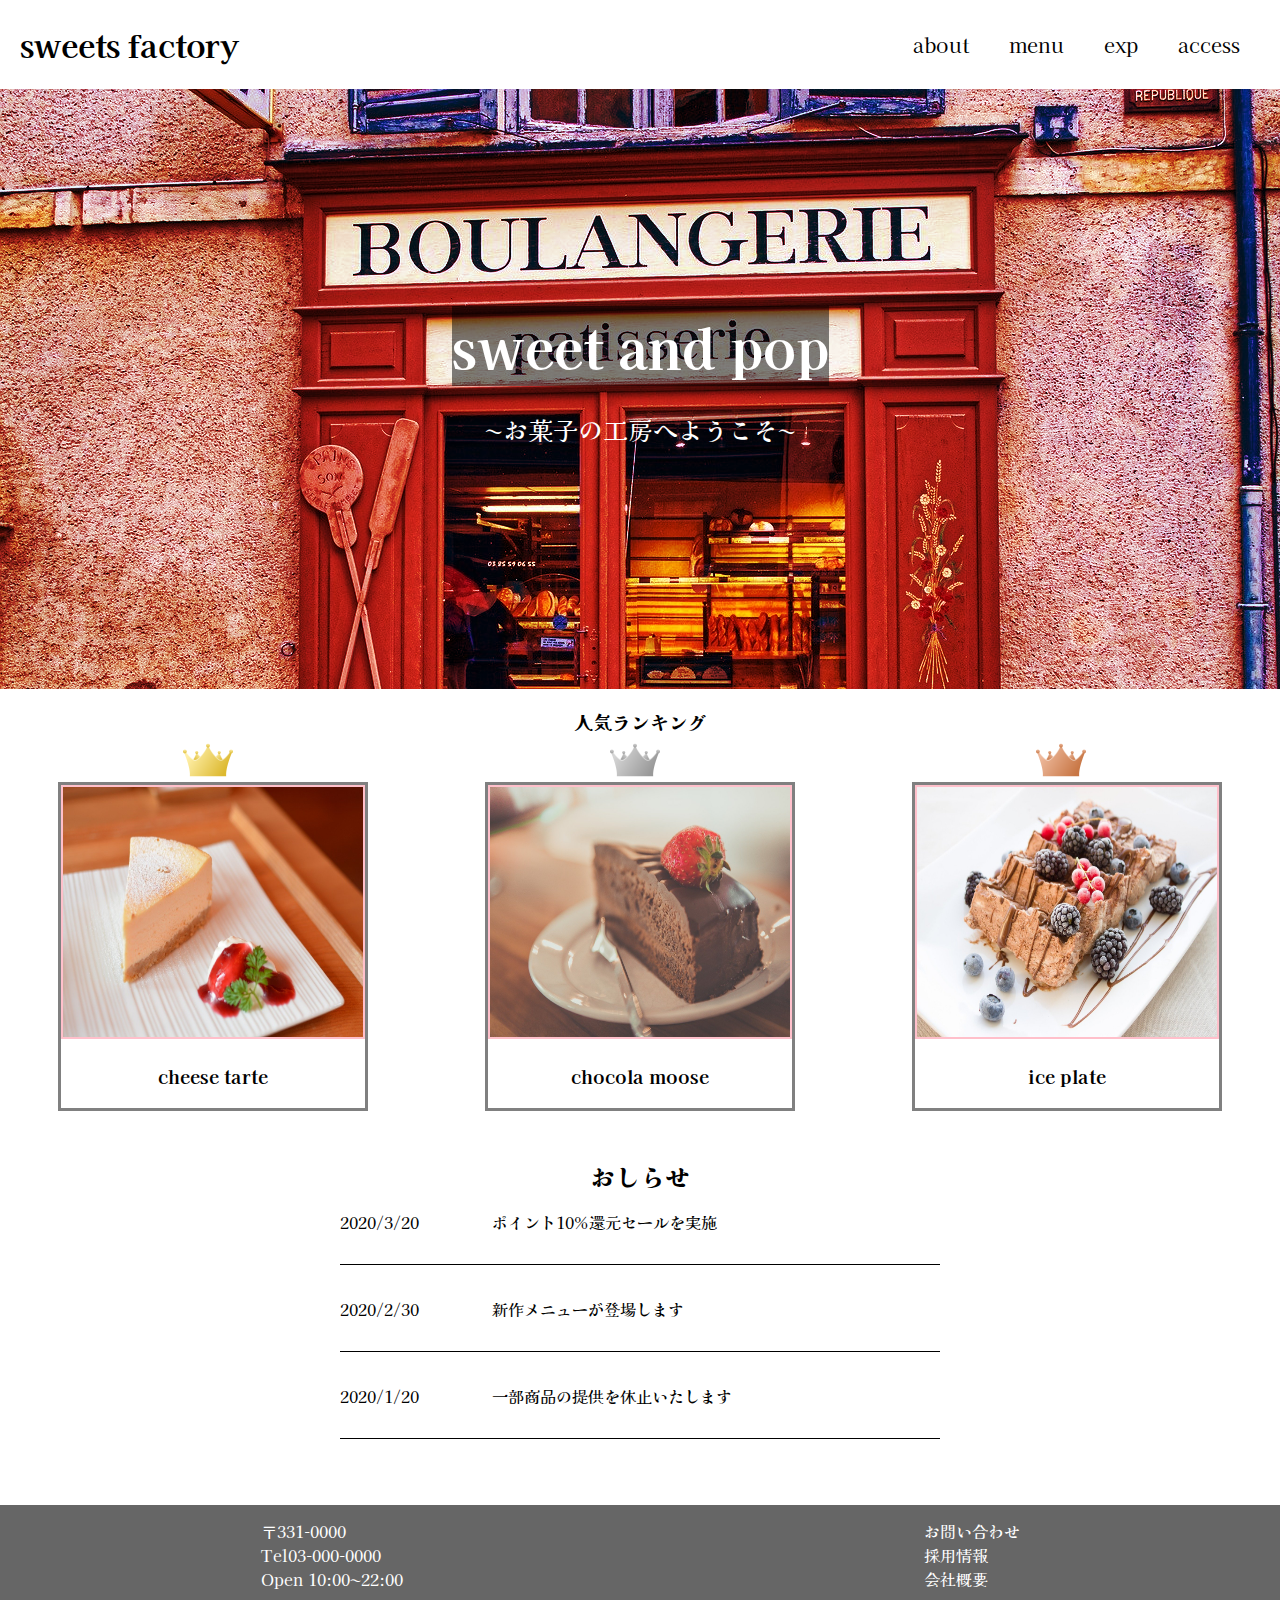
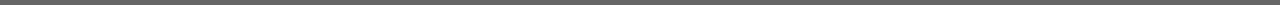
<file: index.html>
<!DOCTYPE html>
<html lang="ja">

<head>
    <meta charset="UTF-8">
    <meta http-equiv="X-UA-Compatible" content="IE=edge">
    <meta name="viewport" content="width=device-width, initial-scale=1.0">
    <title>sweets factory </title>
    <link rel="stylesheet" href="css/style.css">
    <link rel="shortcut icon" href="images/cake.png">
</head>

<body>
    <header>
        <h1><a href="#">sweets factory</a></h1>

        <nav>
            <ul>
                <li><a href="about.html">about</a></li>
                <li><a href="menu.html">menu</a></li>
                <li><a href="exp.html">exp</a></li>
                <li><a href="access.html">access</a></li>
            </ul>
        </nav>

        <div class="sp-nav">
            <span></span>
            <span></span>
            <span></span>
        </div>
    </header>

    <section class="mainvisual">
        <h2>sweet and pop</h2>
        <p>~お菓子の工房へようこそ~</p>
    </section>

    <section class="reccom">
        <h3>人気ランキング</h3>


        <div class="reccom-rank">
            <div class="list">
                <img src="images/tarte2.jpg" alt="">
                <h3>cheese tarte</h3>
            </div>
            <div class="list">
                <img src="images/choco.jpg" alt="">
                <h3>chocola moose</h3>
            </div>
            <div class="list">
                <img src="images/ice2.jpg" alt="">
                <h3>ice plate</h3>
            </div>
        </div>
    </section>

    <section class="news">
        <h4>おしらせ</h4>

        <dl>
            <dt>2020/3/20</dt>
            <dd>ポイント10%還元セールを実施</dd>
        </dl>
        <dl>
            <dt>2020/2/30</dt>
            <dd>新作メニューが登場します</dd>
        </dl>
        <dl>
            <dt>2020/1/20</dt>
            <dd>一部商品の提供を休止いたします</dd>
        </dl>
    </section>

    <footer>
        <div class="company-add">
            <p>〒331-0000 </p>
            <p>Tel03-000-0000</p>
            <p> Open 10:00〜22:00</p>
        </div>
        <div class="company-intro">
            <p><a href="#">お問い合わせ</a></p>
            <p><a href="#">採用情報</a></p>
            <p><a href="#">会社概要</a></p>
        </div>
    </footer>


    <script src="js/main.js"></script>
</body>

</html>
</file>
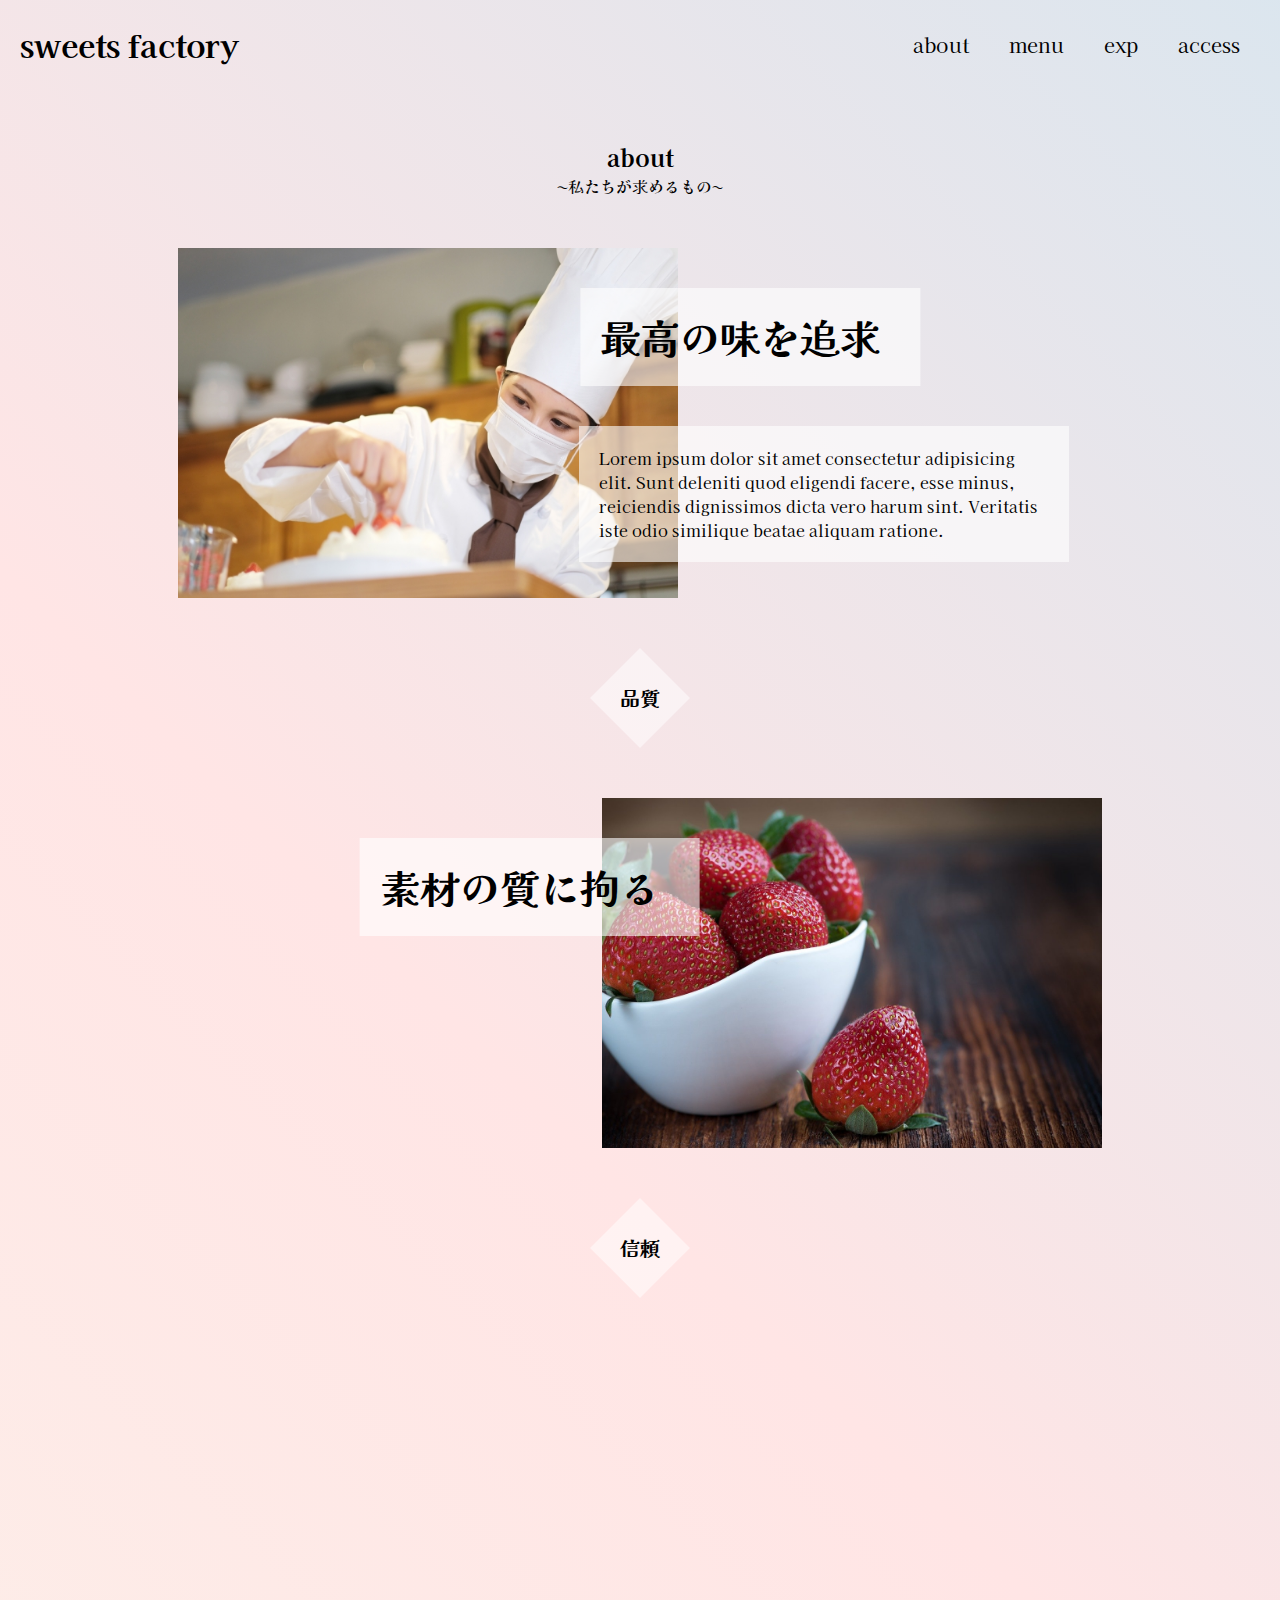
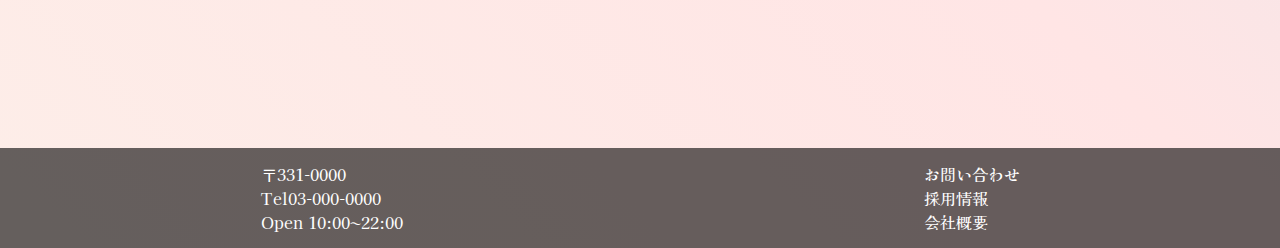
<file: about.html>
<!DOCTYPE html>
<html lang="ja">

<head>
    <meta charset="UTF-8">
    <meta http-equiv="X-UA-Compatible" content="IE=edge">
    <meta name="viewport" content="width=device-width, initial-scale=1.0">
    <title>about</title>
    <link rel="stylesheet" href="css/about/about.css">
</head>

<body>
    <header>
        <h1><a href="index.html">sweets factory</a></h1>

        <nav>
            <ul>
                <li><a href="about.html">about</a></li>
                <li><a href="menu.html">menu</a></li>
                <li><a href="exp.html">exp</a></li>
                <li><a href="access.html">access</a></li>
            </ul>
        </nav>

        <div class="sp-nav">
            <span></span>
            <span></span>
            <span></span>
        </div>
    </header>

    <section class="about">
        <h2>about</h2>
        <p>〜私たちが求めるもの~</p>

        <div class="about__box text">
            <div class="left">
                <img id="pic1" id="img1" src="images/pastry.jpg" alt="">
            </div>
            <div class="right">
                <h3 id="first-h3">最高の味を追求</h3>

                <p id='first-p'>Lorem ipsum dolor sit amet consectetur adipisicing elit. Sunt
                    deleniti quod eligendi facere, esse minus, reiciendis dignissimos dicta
                    vero harum sint. Veritatis iste odio similique beatae aliquam ratione.</p>
            </div>
        </div>

        <div class="rhombus">
            <h3>品質</h3>
        </div>

        <div class="about__box quality">
            <div class="left">
                <img id="pic2" src="images/strawberry1.jpg" alt="">
            </div>
            <div class="right">
                <h3 id="second-h3">素材の質に拘る</h3>

                <p id='second-p'>Lorem ipsum dolor sit amet consectetur adipisicing elit. Sunt
                    deleniti quod eligendi facere, esse minus, reiciendis dignissimos dicta
                    vero harum sint. Veritatis iste odio similique beatae aliquam ratione.</p>
            </div>
        </div>


        <div class="rhombus">
            <h3>信頼</h3>
        </div>


        <div class="about__box trust">
            <div class="left">
                <img id="pic3" id="img2" src="images/team.jpg" alt="">
            </div>
            <div class="right">
                <h3 id="third-h3">地域に貢献する</h3>

                <p id='third-p'>Lorem ipsum dolor sit amet consectetur adipisicing elit. Sunt
                    deleniti quod eligendi facere, esse minus, reiciendis dignissimos dicta
                    vero harum sint. Veritatis iste odio similique beatae aliquam ratione.</p>
            </div>
        </div>

      
    </section>

    <footer>
        <div class="company-add">
            <p>〒331-0000 </p>
            <p>Tel03-000-0000</a></p>
            <p> Open 10:00〜22:00</p>
        </div>
        <div class="company-intro">
            <p><a href="#">お問い合わせ</a></p>
            <p><a href="#">採用情報</a></p>
            <p><a href="#">会社概要</a></p>
        </div>
    </footer>

    <script src="js/about.js"></script>
    <script src="js/main.js"></script>
</body>

</html>
</file>
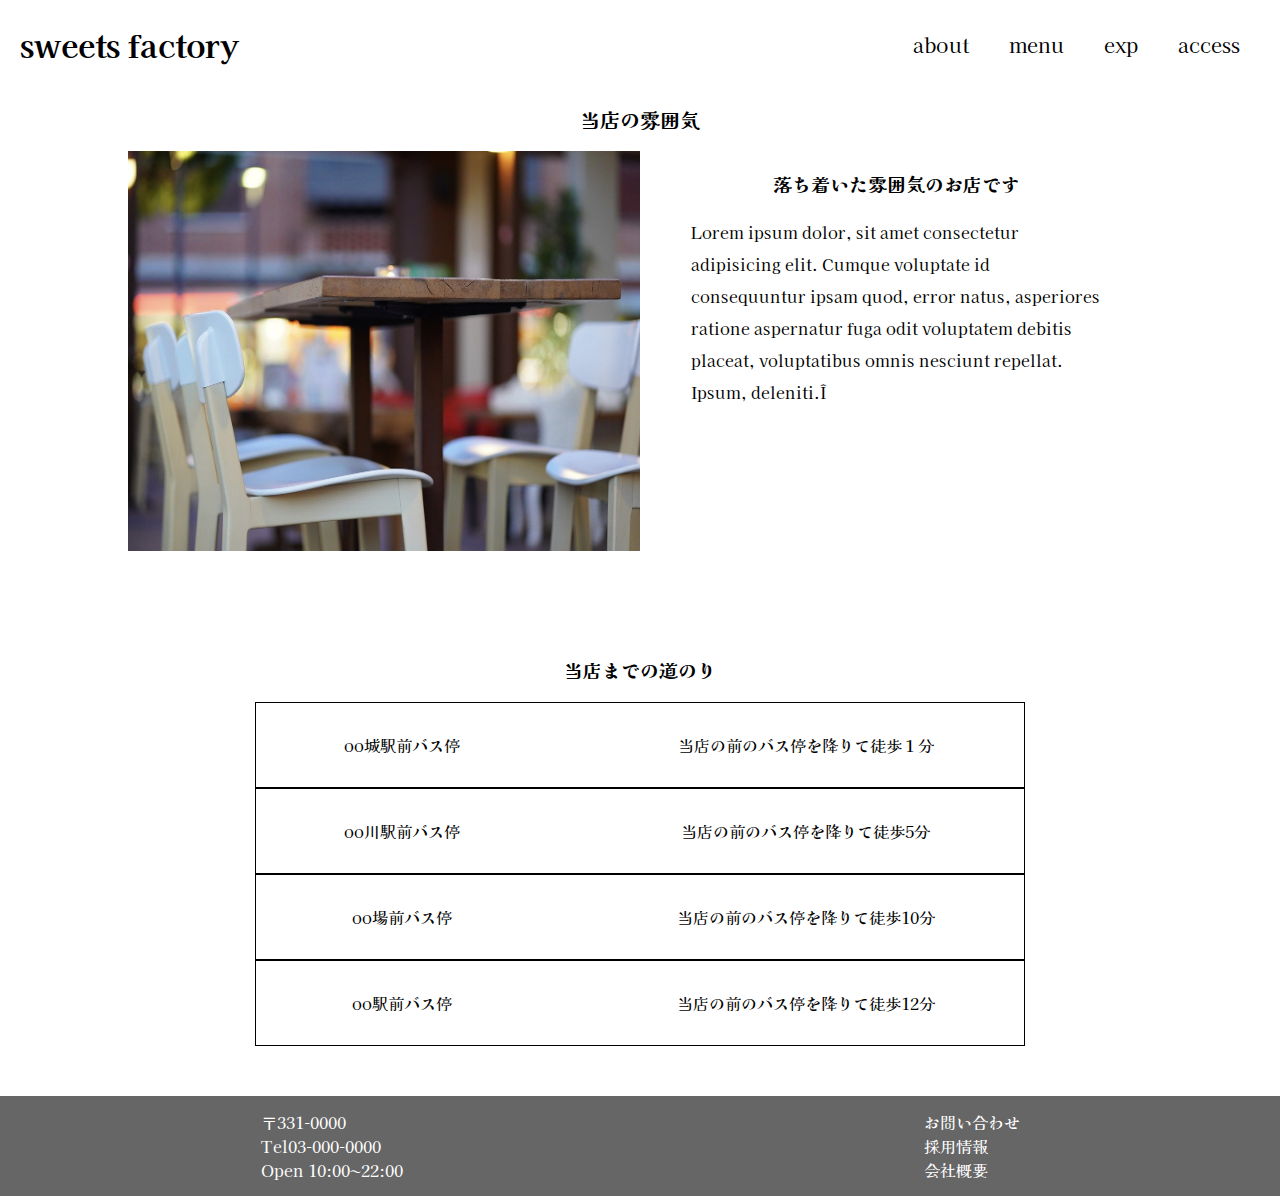
<file: access.html>
<!DOCTYPE html>
<html lang="ja">

<head>
    <meta charset="UTF-8">
    <meta http-equiv="X-UA-Compatible" content="IE=edge">
    <meta name="viewport" content="width=device-width, initial-scale=1.0">
    <title>access - sweets factory</title>
    <link rel="stylesheet" href="css/access/access.css">
</head>

<body>
    <header>
        <h1><a href="index.html">sweets factory</a></h1>

        <nav>
            <ul>
                <li><a href="about.html">about</a></li>
                <li><a href="menu.html">menu</a></li>
                <li><a href="exp.html">exp</a></li>
                <li><a href="access.html">access</a></li>
            </ul>
        </nav>

        <div class="sp-nav">
            <span></span>
            <span></span>
            <span></span>
        </div>
    </header>

    <section class="spot">
        <h2>当店の雰囲気</h2>

        <div class="spot-pic">
            <div class="left">
                <img src="" alt="">
            </div>
            <div class="right">
                <h3>落ち着いた雰囲気のお店です</h3>

                <p>
                    Lorem ipsum dolor, sit amet consectetur adipisicing elit. Cumque voluptate id consequuntur ipsam
                    quod, error natus, asperiores ratione aspernatur fuga odit voluptatem debitis placeat, voluptatibus
                    omnis nesciunt repellat. Ipsum, deleniti.Î
                </p>
            </div>
        </div>
    </section>

    <section class="access">
        <h3>当店までの道のり</h3>

        <div class="chart">
            <dl>
                <dt>oo城駅前バス停</dt>
                <dd>当店の前のバス停を降りて徒歩１分</dd>
            </dl>
            <dl>
                <dt>oo川駅前バス停</dt>
                <dd>当店の前のバス停を降りて徒歩5分</dd>
            </dl>
            <dl>
                <dt>oo場前バス停</dt>
                <dd>当店の前のバス停を降りて徒歩10分</dd>
            </dl>
            <dl>
                <dt>oo駅前バス停</dt>
                <dd>当店の前のバス停を降りて徒歩12分</dd>
            </dl>
        </div>
    </section>

    <footer>
        <div class="company-add">
            <p>〒331-0000 </p>
            <p>Tel03-000-0000</p>
            <p> Open 10:00〜22:00</p>
        </div>
        <div class="company-intro">
            <p><a href="#">お問い合わせ</a></p>
            <p><a href="#">採用情報</a></p>
            <p><a href="#">会社概要</a></p>
        </div>
    </footer>


    <script src="js/access.js"></script>
    <script src="js/main.js"></script>
</body>

</html>
</file>
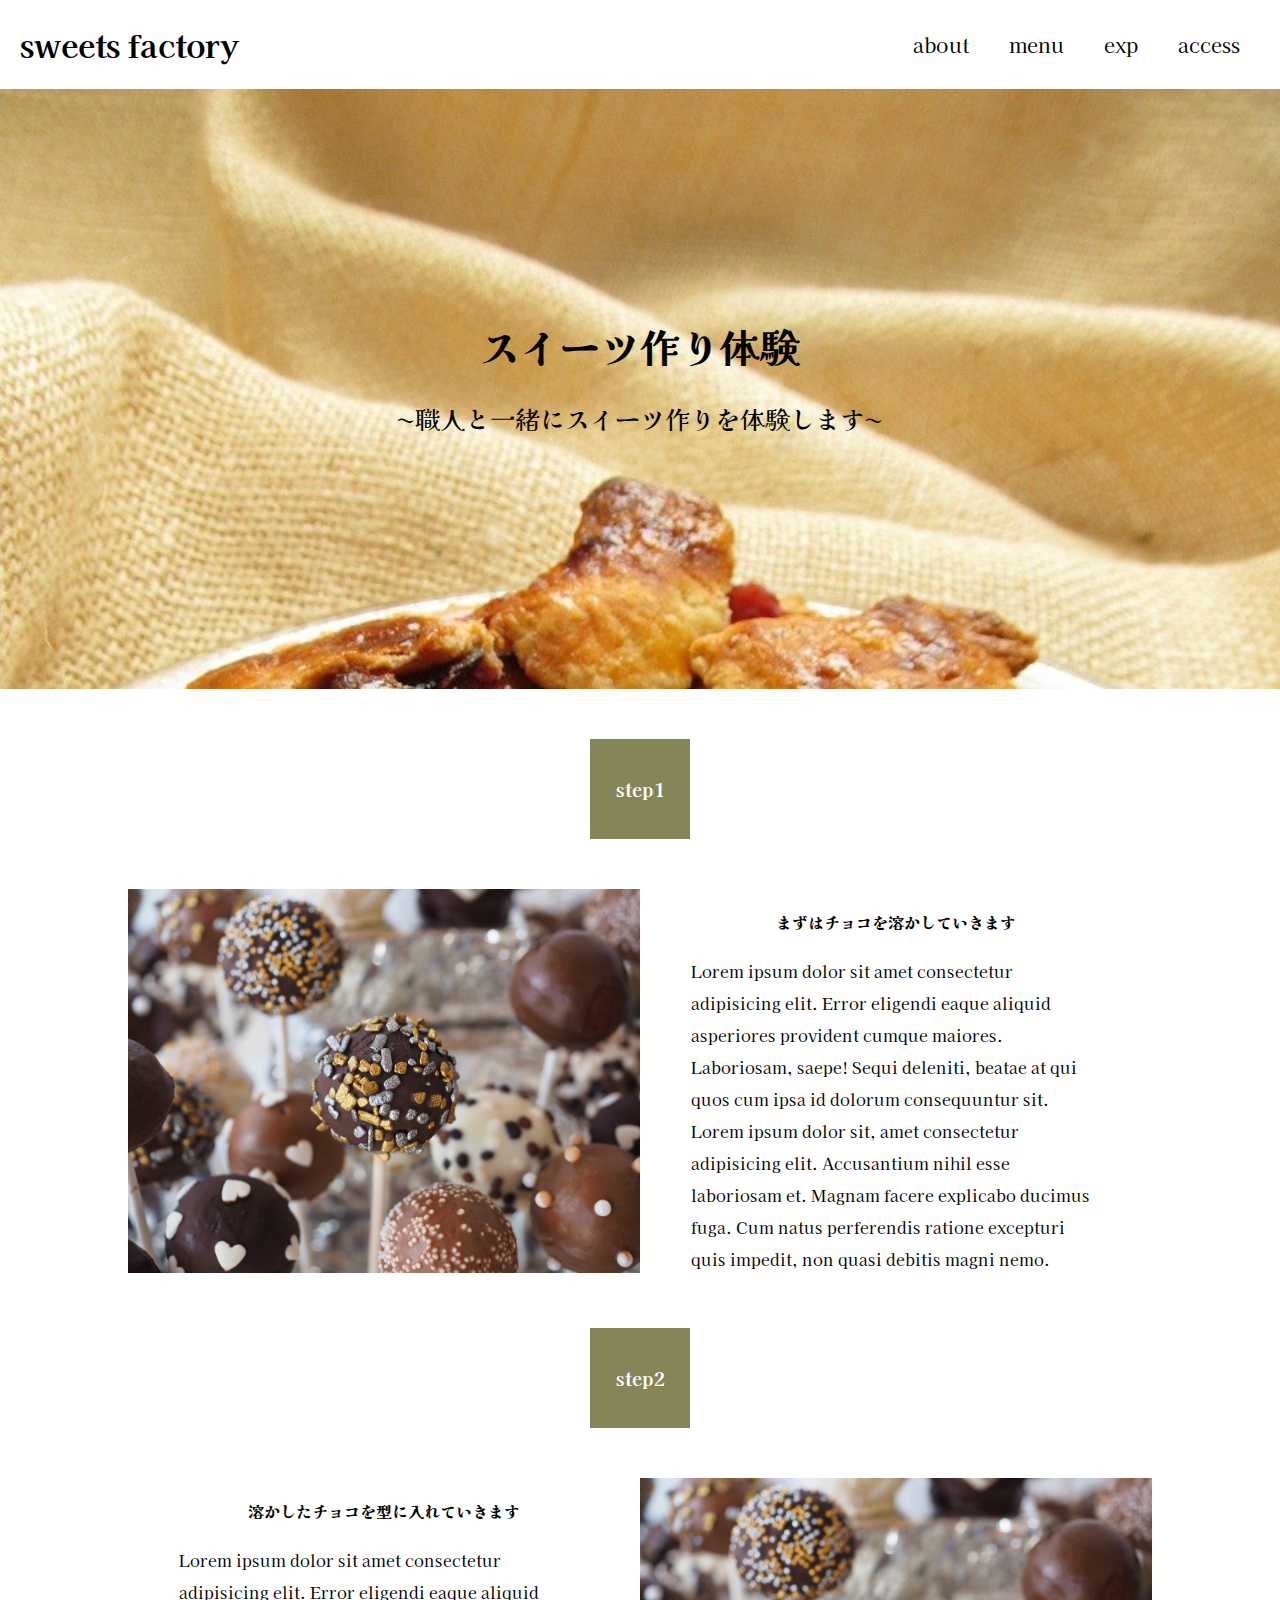
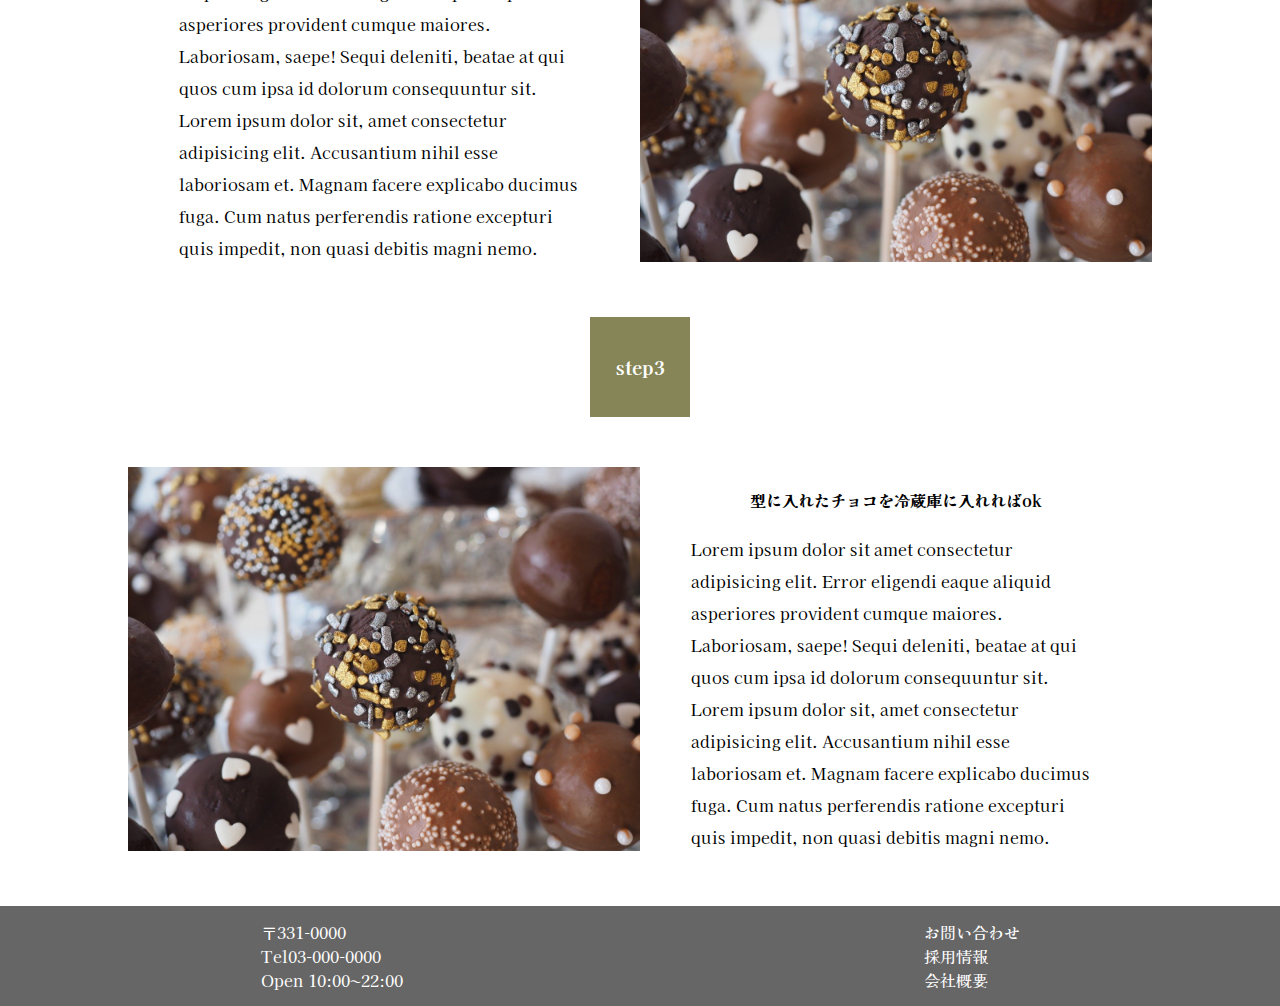
<file: exp.html>
<!DOCTYPE html>
<html lang="ja">

<head>
    <meta charset="UTF-8">
    <meta http-equiv="X-UA-Compatible" content="IE=edge">
    <meta name="viewport" content="width=device-width, initial-scale=1.0">
    <title>exp - sweets factory</title>
    <link rel="stylesheet" href="css/exp/exp.css">
</head>

<body>
    <header>
        <h1><a href="index.html">sweets factory</a></h1>

        <nav>
            <ul>
                <li><a href="about.html">about</a></li>
                <li><a href="menu.html">menu</a></li>
                <li><a href="exp.html">exp</a></li>
                <li><a href="access.html">access</a></li>
            </ul>
        </nav>

        <div class="sp-nav">
            <span></span>
            <span></span>
            <span></span>
        </div>
    </header>


    <section class="mainvisual">
        <h2>スイーツ作り体験</h2>
        <p>〜職人と一緒にスイーツ作りを体験します〜</p>
    </section>

    <section class="process">
        <h3>step1</h3>

        <div class="process-intro">
            <div class="left">
                <img src="images/choco3.jpg" alt="">
            </div>
            <div class="right">
                <h4>まずはチョコを溶かしていきます</h4>

                <p>Lorem ipsum dolor sit amet consectetur adipisicing elit. Error eligendi eaque aliquid asperiores
                    provident
                    cumque maiores. Laboriosam, saepe! Sequi deleniti, beatae at qui quos cum ipsa id dolorum
                    consequuntur sit.
                    Lorem ipsum dolor sit, amet consectetur adipisicing elit. Accusantium nihil esse laboriosam et.
                    Magnam facere explicabo ducimus fuga.
                    Cum natus perferendis ratione excepturi quis impedit, non quasi debitis magni nemo.
                </p>
            </div>
        </div>
    </section>

    <section class="process2">
        <h3>step2</h3>

        <div class="process2-intro">
            <div class="left">
                <img src="images/choco3.jpg" alt="">
            </div>
            <div class="right">
                <h4>溶かしたチョコを型に入れていきます</h4>

                <p>Lorem ipsum dolor sit amet consectetur adipisicing elit. Error eligendi eaque aliquid asperiores
                    provident
                    cumque maiores. Laboriosam, saepe! Sequi deleniti, beatae at qui quos cum ipsa id dolorum
                    consequuntur sit.
                    Lorem ipsum dolor sit, amet consectetur adipisicing elit. Accusantium nihil esse laboriosam et.
                    Magnam facere explicabo ducimus fuga.
                    Cum natus perferendis ratione excepturi quis impedit, non quasi debitis magni nemo.
                </p>
            </div>
        </div>
    </section>

    <section class="process3">
        <h3>step3</h3>

        <div class="process3-intro">
            <div class="left">
                <img src="images/choco3.jpg" alt="">
            </div>
            <div class="right">
                <h4>型に入れたチョコを冷蔵庫に入れればok</h4>

                <p>Lorem ipsum dolor sit amet consectetur adipisicing elit. Error eligendi eaque aliquid asperiores
                    provident
                    cumque maiores. Laboriosam, saepe! Sequi deleniti, beatae at qui quos cum ipsa id dolorum
                    consequuntur sit.
                    Lorem ipsum dolor sit, amet consectetur adipisicing elit. Accusantium nihil esse laboriosam et.
                    Magnam facere explicabo ducimus fuga.
                    Cum natus perferendis ratione excepturi quis impedit, non quasi debitis magni nemo.
                </p>
            </div>
        </div>
    </section>


    <footer>
        <div class="company-add">
            <p>〒331-0000 </p>
            <p>Tel03-000-0000</p>
            <p> Open 10:00〜22:00</p>
        </div>
        <div class="company-intro">
            <p><a href="#">お問い合わせ</a></p>
            <p><a href="#">採用情報</a></p>
            <p><a href="#">会社概要</a></p>
        </div>
    </footer>


    <script src="js/main.js"></script>
</body>

</html>
</file>
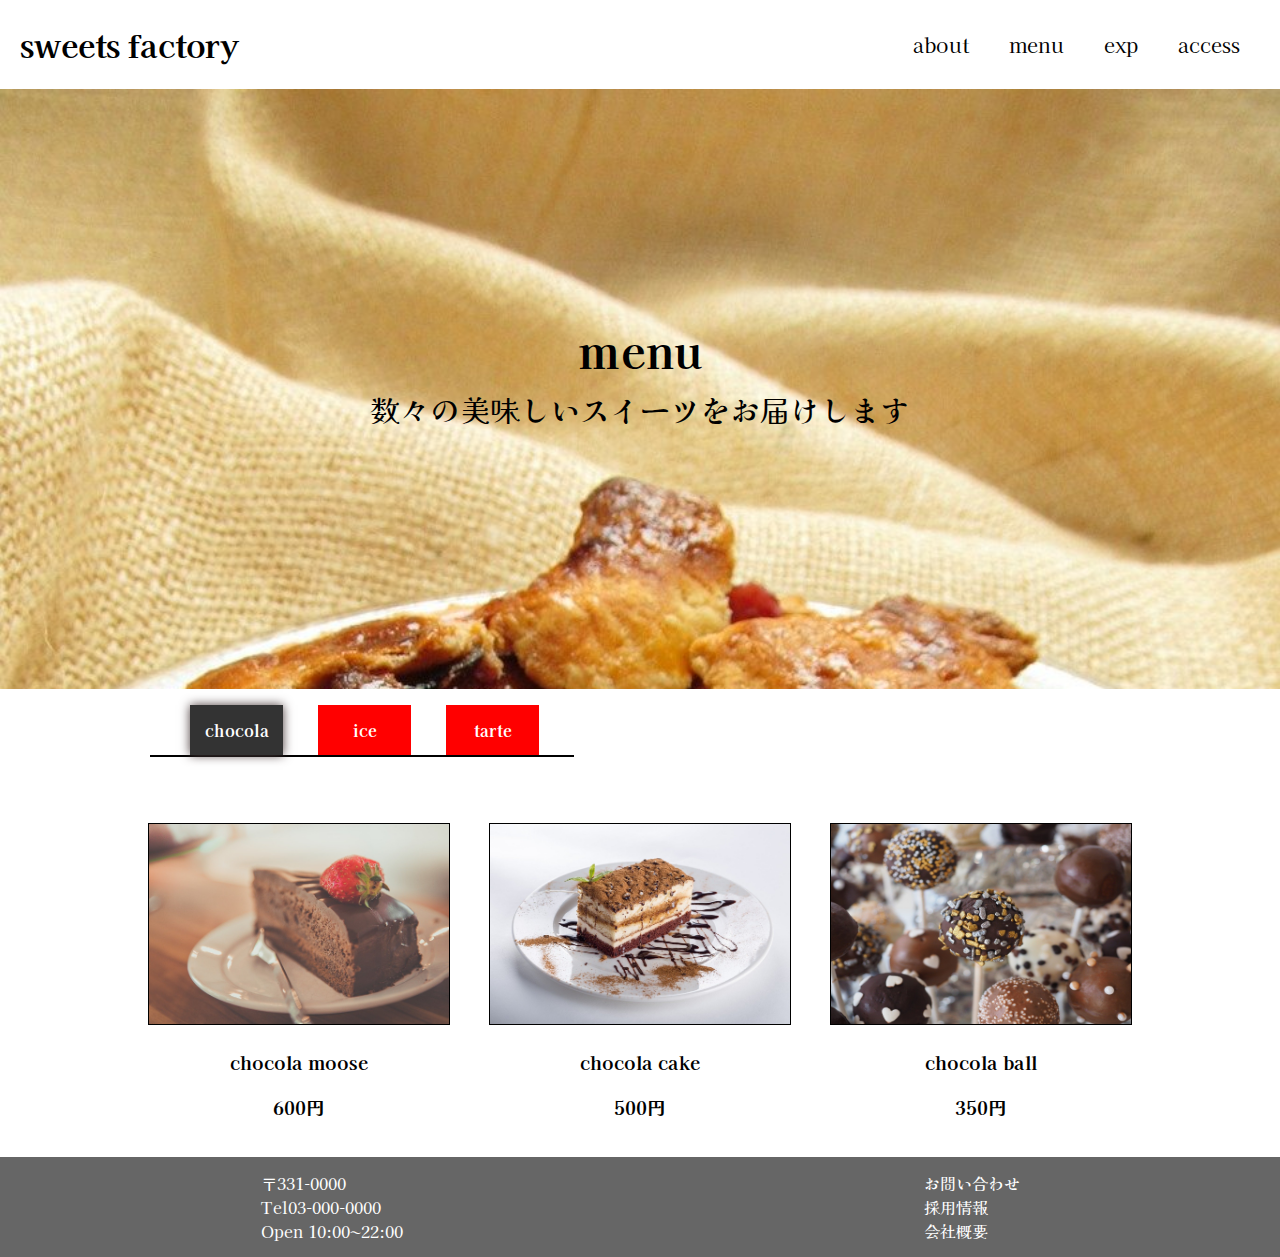
<file: menu.html>
<!DOCTYPE html>
<html lang="ja">

<head>
    <meta charset="UTF-8">
    <meta http-equiv="X-UA-Compatible" content="IE=edge">
    <meta name="viewport" content="width=device-width, initial-scale=1.0">
    <title>menu - sweets factory</title>
    <link rel="stylesheet" href="css/menu/menu.css">
</head>

<body>
    <header>
        <h1><a href="index.html">sweets factory</a></h1>

        <nav>
            <ul>
                <li><a href="about.html">about</a></li>
                <li><a href="menu.html">menu</a></li>
                <li><a href="exp.html">exp</a></li>
                <li><a href="access.html">access</a></li>
            </ul>
        </nav>

        <div class="sp-nav">
            <span></span>
            <span></span>
            <span></span>
        </div>
    </header>

    <section class="mainvisual">
        <h2>menu</h2>
        <p>数々の美味しいスイーツをお届けします</p>
    </section>

    <section class="menu">
        <nav>
            <ul>
                <li class="menu-item" data-id="0">chocola</li>
                <li class="menu-item" data-id="1">ice</li>
                <li class="menu-item" data-id="2">tarte</li>
            </ul>
        </nav>


        <div class="menu-lineup" data-lineup="0">
            <div class="block">
                <img src="images/choco.jpg" alt="">
                <h3>chocola moose</h3>
                <h3 class="price">600円</h3>
            </div>
            <div class="block">
                <img src="images/choco2.jpg" alt="">
                <h3>chocola cake</h3>
                <h3 class="price">500円</h3>
            </div>
            <div class="block">
                <img src="images/choco3.jpg" alt="">
                <h3>chocola ball</h3>
                <h3 class="price">350円</h3>
            </div>
        </div>

        <div class="menu-lineup" data-lineup="1">
            <div class="block">
                <img src="images/ice.jpg" alt="">
                <h3>berry ice cake</h3>
                <h3 class="price">350円</h3>
            </div>
            <div class="block">
                <img src="images/ice2.jpg" alt="">
                <h3>ice plate</h3>
                <h3 class="price">900円</h3>
            </div>
            <div class="block">
                <img src="images/ice3.jpg" alt="">
                <h3>waffle ice</h3>
                <h3 class="price">750円</h3>
            </div>
        </div>

        <div class="menu-lineup" data-lineup="2">
            <div class="block">
                <img src="images/tarte.jpg" alt="">
                <h3>fruite tarte</h3>
                <h3 class="price">500円</h3>
            </div>
            <div class="block">
                <img src="images/tarte2.jpg" alt="">
                <h3>cheese tarte</h3>
                <h3 class="price">500円</h3>
            </div>
            <div class="block">
                <img src="images/tarte3.jpg" alt="">
                <h3>apple tarte</h3>
                <h3 class="price">500円</h3>
            </div>
        </div>
    </section>

    <footer>
        <div class="company-add">
            <p>〒331-0000 </p>
            <p>Tel03-000-0000</p>
            <p> Open 10:00〜22:00</p>
        </div>
        <div class="company-intro">
            <p><a href="#">お問い合わせ</a></p>
            <p><a href="#">採用情報</a></p>
            <p><a href="#">会社概要</a></p>
        </div>
    </footer>

    <script src="js/menu.js"></script>
    <script src="js/main.js"></script>
</body>

</html>
</file>
<file: css/style.css>
@import url(common/header.css);
@import url(common/footer.css);
@import url("https://fonts.googleapis.com/css2?family=Kaisei+Tokumin&display=swap");
body {
  margin: 0;
  font-family: 'Kaisei Tokumin', serif;
}

.mainvisual {
  display: -webkit-box;
  display: -ms-flexbox;
  display: flex;
  -webkit-box-orient: vertical;
  -webkit-box-direction: normal;
      -ms-flex-direction: column;
          flex-direction: column;
  -webkit-box-pack: center;
      -ms-flex-pack: center;
          justify-content: center;
  -webkit-box-align: center;
      -ms-flex-align: center;
          align-items: center;
  width: 100%;
  height: 600px;
  background-image: url(../images/showcase.jpg);
  background-size: cover;
  background-blend-mode: hard-light;
  background-color: brown;
  font-family: 'Kaisei Tokumin', serif;
}

.mainvisual h2 {
  font-size: 55px;
  background-color: rgba(0, 0, 0, 0.5);
  color: white;
  margin: 0;
}

.mainvisual p {
  font-size: 25px;
  color: white;
}

.reccom {
  height: auto;
}

.reccom h3 {
  text-align: center;
}

.reccom-rank {
  display: -webkit-box;
  display: -ms-flexbox;
  display: flex;
  -ms-flex-pack: distribute;
      justify-content: space-around;
  margin-top: 50px;
  height: auto;
}

.reccom-rank .list {
  height: auto;
  outline: 3px solid gray;
  position: relative;
}

.reccom-rank .list img {
  width: 300px;
  height: 250px;
  border: 2px solid pink;
}

.reccom-rank .list:nth-child(2)::before {
  content: '';
  position: absolute;
  top: -50px;
  left: 40%;
  width: 50px;
  height: 50px;
  background-image: url(../images/silver.png);
  background-size: cover;
}

.reccom-rank .list:nth-child(3)::before {
  content: '';
  position: absolute;
  top: -50px;
  left: 40%;
  width: 50px;
  height: 50px;
  background-image: url(../images/bronze.png);
  background-size: cover;
}

.reccom-rank .list::before {
  content: '';
  position: absolute;
  top: -50px;
  left: 40%;
  width: 50px;
  height: 50px;
  background-image: url(../images/gold.png);
  background-size: cover;
}

.news {
  display: -webkit-box;
  display: -ms-flexbox;
  display: flex;
  -webkit-box-orient: vertical;
  -webkit-box-direction: normal;
      -ms-flex-direction: column;
          flex-direction: column;
  -webkit-box-align: center;
      -ms-flex-align: center;
          align-items: center;
  margin-top: 50px;
}

.news h4 {
  margin: 0;
  text-align: center;
  font-size: 25px;
}

.news dl {
  width: 600px;
  display: -webkit-box;
  display: -ms-flexbox;
  display: flex;
  border-bottom: 1px solid;
  padding-bottom: 30px;
}

.news dl dt {
  display: -webkit-box;
  display: -ms-flexbox;
  display: flex;
  -webkit-box-pack: start;
      -ms-flex-pack: start;
          justify-content: flex-start;
  width: 20%;
}

.news dl dd {
  width: 80%;
}

@media screen and (max-width: 768px) {
  .mainvisual {
    width: 100%;
    height: 250px;
  }
  .mainvisual h2 {
    font-size: 25px;
  }
  .reccom {
    width: 100%;
  }
  .reccom-rank {
    -webkit-box-orient: vertical;
    -webkit-box-direction: normal;
        -ms-flex-direction: column;
            flex-direction: column;
    width: 80%;
    margin: 50px auto;
  }
  .reccom-rank .list {
    display: -webkit-box;
    display: -ms-flexbox;
    display: flex;
    -webkit-box-orient: vertical;
    -webkit-box-direction: normal;
        -ms-flex-direction: column;
            flex-direction: column;
    -webkit-box-align: center;
        -ms-flex-align: center;
            align-items: center;
    margin: 50px auto;
  }
  .news {
    width: 100%;
  }
  .news dl {
    width: 90%;
  }
  .news dl dd {
    font-size: 14px;
  }
}
/*# sourceMappingURL=style.css.map */
</file>
<file: css/about/about.css>
@charset "UTF-8";
@import url(../common/header.css);
@import url(../common/footer.css);
@import url("https://fonts.googleapis.com/css2?family=Kaisei+Tokumin&display=swap");
body {
  margin: 0;
  font-family: "Kaisei Tokumin", serif;
  width: 100%;
  height: auto;
  background: linear-gradient(45deg, rgba(245, 245, 220, 0.5), rgba(255, 0, 0, 0.1), rgba(135, 206, 235, 0.5));
  /*グラデーションを定義*/
  background-size: 200% 200%;
  /*サイズを大きくひきのばす*/
  -webkit-text-size-adjust: 100%;
}

.about {
  margin-top: 50px;
}

.about h2,
.about p {
  text-align: center;
  margin: 0;
}

.about__box {
  position: relative;
  display: -webkit-box;
  display: -ms-flexbox;
  display: flex;
  width: 80%;
  margin: 50px auto;
}

.about__box .left {
  -webkit-transition: all 1.2s;
  transition: all 1.2s;
  height: auto;
}

.about__box .left img {
  display: block;
  width: 500px;
  height: 350px;
  opacity: 0;
  -webkit-transition: all .7s;
  transition: all .7s;
  -webkit-transform: translate(-10%, -20%);
          transform: translate(-10%, -20%);
}

.about__box .left img.show {
  opacity: 1;
  -webkit-transform: translate(10%, 0);
          transform: translate(10%, 0);
}

.about__box .right h3 {
  width: 50%;
  min-width: 300px;
  padding: 20px;
  font-size: 40px;
  background-color: rgba(255, 255, 255, 0.6);
  opacity: 0;
  -webkit-transform: translate(20%, 0);
          transform: translate(20%, 0);
  -webkit-transition: all 1s;
  transition: all 1s;
}

.about__box .right h3.show {
  opacity: 1;
  -webkit-transform: translate(-14%, 0);
          transform: translate(-14%, 0);
}

.about__box .right p {
  width: 75%;
  min-width: 450px;
  text-align: left;
  padding: 20px;
  background-color: rgba(255, 255, 255, 0.6);
  -webkit-transform: translateX(0);
          transform: translateX(0);
  opacity: 0;
  -webkit-transition: all .7s;
  transition: all .7s;
}

.about__box .right p.show {
  opacity: 1;
  -webkit-transform: translateX(-10%);
          transform: translateX(-10%);
}

.about .quality {
  display: -webkit-box;
  display: -ms-flexbox;
  display: flex;
  -webkit-box-orient: horizontal;
  -webkit-box-direction: reverse;
      -ms-flex-direction: row-reverse;
          flex-direction: row-reverse;
  opacity: 0;
}

.about .quality.show {
  opacity: 1;
}

.about .quality .left #pic2 {
  -webkit-transition: .7s;
  transition: .7s;
  -webkit-transform: translate(20%, -20%);
          transform: translate(20%, -20%);
}

.about .quality .left #pic2.show {
  opacity: 1;
  -webkit-transform: translate(-10%, 0);
          transform: translate(-10%, 0);
}

.about .quality .right {
  display: -webkit-box;
  display: -ms-flexbox;
  display: flex;
  -webkit-box-orient: vertical;
  -webkit-box-direction: normal;
      -ms-flex-direction: column;
          flex-direction: column;
  -webkit-box-align: end;
      -ms-flex-align: end;
          align-items: flex-end;
}

.about .quality .right h3 {
  -webkit-transition: .7s;
  transition: .7s;
  -webkit-transform: translateX(-20%);
          transform: translateX(-20%);
}

.about .quality .right h3.show {
  opacity: 1;
  -webkit-transform: translateX(14%);
          transform: translateX(14%);
}

.about .quality .right p {
  -webkit-transform: translateX(0);
          transform: translateX(0);
}

.about .quality .right p.show {
  -webkit-transform: translateX(10%);
          transform: translateX(10%);
}

.about .rhombus {
  display: -webkit-box;
  display: -ms-flexbox;
  display: flex;
  -webkit-box-pack: center;
      -ms-flex-pack: center;
          justify-content: center;
  -webkit-box-align: center;
      -ms-flex-align: center;
          align-items: center;
  margin: 0 auto;
  width: 100px;
  height: 100px;
  background-color: rgba(255, 255, 255, 0.5);
  -webkit-clip-path: polygon(50% 0%, 100% 50%, 50% 100%, 0% 50%);
          clip-path: polygon(50% 0%, 100% 50%, 50% 100%, 0% 50%);
}

.about .rhombus h3 {
  font-size: 20px;
}

@media screen and (max-width: 768px) {
  .about {
    margin: 0 auto;
    -webkit-box-direction: none;
  }
  .about__box {
    -webkit-box-align: center;
        -ms-flex-align: center;
            align-items: center;
    width: 100%;
    height: 300px;
    margin: 0 auto;
  }
  .about__box .left {
    width: 50%;
    height: 100%;
    display: -webkit-box;
    display: -ms-flexbox;
    display: flex;
    -webkit-box-align: center;
        -ms-flex-align: center;
            align-items: center;
  }
  .about__box .left img {
    max-width: 100%;
    height: 50%;
  }
  .about__box .right {
    width: 50%;
  }
  .about__box .right h3 {
    min-width: 150px;
    padding: 10px;
    font-size: 20px;
    -webkit-transform: translateX(-10%);
            transform: translateX(-10%);
  }
  .about__box .right p {
    min-width: 150px;
    padding: 5px 10px 10px 10px;
    font-size: 12px;
    height: 30px;
    overflow: hidden;
  }
  .about__box .right p.show {
    -webkit-transform: translate(-15%, 0);
            transform: translate(-15%, 0);
  }
  .about__box .right h3,
  .about__box .right p {
    margin-top: 0;
  }
  .about .quality .left #pic2.show {
    -webkit-transform: translate(-10%, 0);
            transform: translate(-10%, 0);
  }
  .about .quality .right p {
    -webkit-transform: translateX(0);
            transform: translateX(0);
  }
  .about .quality .right p.show {
    -webkit-transform: translateX(14%);
            transform: translateX(14%);
  }
}
/*# sourceMappingURL=about.css.map */
</file>
<file: css/access/access.css>
@import url(../common/header.css);
@import url(../common/footer.css);
@import url("https://fonts.googleapis.com/css2?family=Kaisei+Tokumin&display=swap");
body {
  margin: 0;
  font-family: 'Kaisei Tokumin', serif;
}

.spot {
  height: auto;
}

.spot h2 {
  text-align: center;
  font-size: 20px;
}

.spot-pic {
  display: -webkit-box;
  display: -ms-flexbox;
  display: flex;
  width: 80%;
  margin: 0 auto;
}

.spot-pic .left {
  -webkit-box-flex: 1;
      -ms-flex: 1;
          flex: 1;
}

.spot-pic .left img {
  width: 100%;
  height: 400px;
}

.spot-pic .right {
  display: -webkit-box;
  display: -ms-flexbox;
  display: flex;
  -webkit-box-orient: vertical;
  -webkit-box-direction: normal;
      -ms-flex-direction: column;
          flex-direction: column;
  -webkit-box-align: center;
      -ms-flex-align: center;
          align-items: center;
  -webkit-box-flex: 1;
      -ms-flex: 1;
          flex: 1;
}

.spot-pic .right p {
  width: 80%;
  margin: 0 auto;
  line-height: 2;
}

.access {
  margin-top: 100px;
}

.access h3 {
  text-align: center;
}

.access .chart {
  width: 60%;
  margin: 0 auto;
  border: 1px solid;
}

.access .chart dl {
  margin: 0;
  display: -webkit-box;
  display: -ms-flexbox;
  display: flex;
  -webkit-box-pack: center;
      -ms-flex-pack: center;
          justify-content: center;
  border-bottom: 2px solid;
  padding: 30px 0;
}

.access .chart dl:nth-child(4) {
  border-bottom: none;
}

.access .chart dl dt {
  display: -webkit-box;
  display: -ms-flexbox;
  display: flex;
  -webkit-box-pack: center;
      -ms-flex-pack: center;
          justify-content: center;
  width: 40%;
}

.access .chart dl dd {
  display: -webkit-box;
  display: -ms-flexbox;
  display: flex;
  -webkit-box-pack: center;
      -ms-flex-pack: center;
          justify-content: center;
  width: 60%;
}

@media screen and (max-width: 768px) {
  .spot-pic {
    -webkit-box-orient: vertical;
    -webkit-box-direction: normal;
        -ms-flex-direction: column;
            flex-direction: column;
  }
  .spot-pic .left {
    width: 80%;
    margin: 0 auto;
  }
  .spot-pic .left img {
    width: 100%;
    height: 240px;
  }
  .spot-pic .right p {
    display: -webkit-box;
    -webkit-box-orient: vertical;
    -webkit-line-clamp: 5;
    overflow: hidden;
    height: auto;
  }
  .access {
    width: 100%;
  }
  .access .chart {
    width: 90%;
  }
}
/*# sourceMappingURL=access.css.map */
</file>
<file: css/exp/exp.css>
@import url(../common/header.css);
@import url(../common/footer.css);
@import url("https://fonts.googleapis.com/css2?family=Kaisei+Tokumin&display=swap");
body {
  margin: 0;
  font-family: 'Kaisei Tokumin', serif;
}

.mainvisual {
  display: -webkit-box;
  display: -ms-flexbox;
  display: flex;
  -webkit-box-orient: vertical;
  -webkit-box-direction: normal;
      -ms-flex-direction: column;
          flex-direction: column;
  -webkit-box-pack: center;
      -ms-flex-pack: center;
          justify-content: center;
  -webkit-box-align: center;
      -ms-flex-align: center;
          align-items: center;
  width: 100%;
  height: 600px;
  background-image: url(../../images/cake.jpg);
  background-size: cover;
}

.mainvisual h2 {
  text-align: center;
  font-size: 40px;
  margin: 0;
}

.mainvisual p {
  font-size: 25px;
}

.process h3 {
  display: -webkit-box;
  display: -ms-flexbox;
  display: flex;
  -webkit-box-pack: center;
      -ms-flex-pack: center;
          justify-content: center;
  -webkit-box-align: center;
      -ms-flex-align: center;
          align-items: center;
  margin: 50px auto;
  width: 100px;
  height: 100px;
  text-align: center;
  background-color: #858557;
  color: white;
}

.process-intro {
  display: -webkit-box;
  display: -ms-flexbox;
  display: flex;
  width: 80%;
  margin: 0 auto;
}

.process-intro .left {
  -webkit-box-flex: 1;
      -ms-flex: 1;
          flex: 1;
}

.process-intro .left img {
  width: 100%;
}

.process-intro .right {
  -webkit-box-flex: 1;
      -ms-flex: 1;
          flex: 1;
}

.process-intro .right h4 {
  text-align: center;
}

.process-intro .right p {
  width: 80%;
  margin: 0 auto;
  line-height: 2;
}

.process2 h3 {
  display: -webkit-box;
  display: -ms-flexbox;
  display: flex;
  -webkit-box-pack: center;
      -ms-flex-pack: center;
          justify-content: center;
  -webkit-box-align: center;
      -ms-flex-align: center;
          align-items: center;
  margin: 50px auto;
  width: 100px;
  height: 100px;
  text-align: center;
  background-color: #858557;
  color: white;
}

.process2-intro {
  display: -webkit-box;
  display: -ms-flexbox;
  display: flex;
  -webkit-box-orient: horizontal;
  -webkit-box-direction: reverse;
      -ms-flex-direction: row-reverse;
          flex-direction: row-reverse;
  width: 80%;
  margin: 0 auto;
}

.process2-intro .left {
  -webkit-box-flex: 1;
      -ms-flex: 1;
          flex: 1;
}

.process2-intro .left img {
  width: 100%;
}

.process2-intro .right {
  -webkit-box-flex: 1;
      -ms-flex: 1;
          flex: 1;
}

.process2-intro .right h4 {
  text-align: center;
}

.process2-intro .right p {
  width: 80%;
  margin: 0 auto;
  line-height: 2;
}

.process3 h3 {
  display: -webkit-box;
  display: -ms-flexbox;
  display: flex;
  -webkit-box-pack: center;
      -ms-flex-pack: center;
          justify-content: center;
  -webkit-box-align: center;
      -ms-flex-align: center;
          align-items: center;
  margin: 50px auto;
  width: 100px;
  height: 100px;
  text-align: center;
  background-color: #858557;
  color: white;
}

.process3-intro {
  display: -webkit-box;
  display: -ms-flexbox;
  display: flex;
  width: 80%;
  margin: 0 auto;
}

.process3-intro .left {
  -webkit-box-flex: 1;
      -ms-flex: 1;
          flex: 1;
}

.process3-intro .left img {
  width: 100%;
}

.process3-intro .right {
  -webkit-box-flex: 1;
      -ms-flex: 1;
          flex: 1;
}

.process3-intro .right h4 {
  text-align: center;
}

.process3-intro .right p {
  width: 80%;
  margin: 0 auto;
  line-height: 2;
}

@media screen and (max-width: 768px) {
  .mainvisual {
    height: 250px;
  }
  .mainvisual h2 {
    font-size: 25px;
  }
  .mainvisual p {
    font-size: 15px;
  }
  .process-intro {
    width: 85%;
    -webkit-box-orient: vertical;
    -webkit-box-direction: normal;
        -ms-flex-direction: column;
            flex-direction: column;
  }
  .process-intro .right p {
    width: 90%;
    height: 200px;
    overflow: scroll;
  }
  .process2-intro {
    width: 85%;
    -webkit-box-orient: vertical;
    -webkit-box-direction: normal;
        -ms-flex-direction: column;
            flex-direction: column;
  }
  .process2-intro .right p {
    width: 90%;
    height: 200px;
    overflow: scroll;
  }
  .process3 {
    margin-bottom: 50px;
  }
  .process3-intro {
    width: 85%;
    -webkit-box-orient: vertical;
    -webkit-box-direction: normal;
        -ms-flex-direction: column;
            flex-direction: column;
  }
  .process3-intro .right p {
    width: 90%;
    height: 200px;
    overflow: scroll;
  }
}
/*# sourceMappingURL=exp.css.map */
</file>
<file: css/menu/menu.css>
@import url(../common/header.css);
@import url(../common/footer.css);
@import url("https://fonts.googleapis.com/css2?family=Kaisei+Tokumin&display=swap");
body {
  margin: 0;
  font-family: 'Kaisei Tokumin', serif;
}

.mainvisual {
  display: -webkit-box;
  display: -ms-flexbox;
  display: flex;
  -webkit-box-orient: vertical;
  -webkit-box-direction: normal;
      -ms-flex-direction: column;
          flex-direction: column;
  -webkit-box-pack: center;
      -ms-flex-pack: center;
          justify-content: center;
  -webkit-box-align: center;
      -ms-flex-align: center;
          align-items: center;
  width: 100%;
  height: 600px;
  font-size: 30px;
  background-image: url(../../images/cake.jpg);
  background-size: cover;
}

.mainvisual h2 {
  border-radius: 10px;
  margin: 0;
}

.mainvisual p {
  margin-top: 5px;
}

.menu {
  position: relative;
  margin-bottom: 25em;
}

.menu nav ul {
  display: -webkit-box;
  display: -ms-flexbox;
  display: flex;
  width: 30%;
  margin-left: 150px;
  border-bottom: 2px solid;
}

.menu nav ul .menu-item {
  display: inline-block;
  display: -webkit-box;
  display: -ms-flexbox;
  display: flex;
  -webkit-box-pack: center;
      -ms-flex-pack: center;
          justify-content: center;
  -webkit-box-align: center;
      -ms-flex-align: center;
          align-items: center;
  width: 200px;
  height: 50px;
  list-style: none;
  background-color: red;
  color: white;
  font-weight: bold;
  margin-right: 35px;
  cursor: pointer;
}

.menu nav ul .menu-item.active {
  background-color: #333;
  -webkit-box-shadow: 0 0 10px #4b3b3b;
          box-shadow: 0 0 10px #4b3b3b;
}

.menu-lineup {
  position: absolute;
  left: 10%;
  display: -webkit-box;
  display: -ms-flexbox;
  display: flex;
  -ms-flex-pack: distribute;
      justify-content: space-around;
  margin: 50px auto;
  width: 80%;
  height: 300px;
  -webkit-transition: all .9s;
  transition: all .9s;
}

.menu-lineup h3 {
  text-align: center;
}

.menu-lineup:nth-child(2) {
  opacity: 0;
}

.menu-lineup:nth-child(2).show {
  opacity: 1;
}

.menu-lineup:nth-child(3) {
  z-index: 2;
  opacity: 0;
}

.menu-lineup:nth-child(3).show {
  opacity: 1;
}

.menu-lineup:nth-child(4) {
  opacity: 0;
}

.menu-lineup:nth-child(4).show {
  opacity: 1;
}

.menu-lineup .block {
  width: 300px;
  height: 200px;
  border: 1px solid;
}

.menu-lineup .block img {
  width: 100%;
  height: 200px;
}

.tab {
  width: 500px;
}

@media screen and (max-width: 768px) {
  .mainvisual {
    width: 100%;
    height: 250px;
  }
  .mainvisual h2 {
    font-size: 25px;
  }
  .mainvisual p {
    font-size: 18px;
  }
  .menu {
    width: 100%;
    margin-bottom: 16em;
  }
  .menu nav {
    width: 80%;
    margin: 0 auto;
  }
  .menu nav ul {
    display: -webkit-box;
    display: -ms-flexbox;
    display: flex;
    width: auto;
    border-bottom: none;
    border-bottom: 1px solid;
    margin-left: 0;
    padding-left: 0;
  }
  .menu nav ul .menu-item {
    min-width: 70px;
  }
  .menu nav ul .menu-item.active {
    background-color: #333;
    -webkit-box-shadow: 0 0 10px #4b3b3b;
            box-shadow: 0 0 10px #4b3b3b;
  }
  .menu-lineup {
    width: 90%;
    margin: 0 auto;
    left: 5%;
    height: 200px;
  }
  .menu-lineup .block {
    margin: 0 auto;
    -webkit-box-flex: 1;
        -ms-flex: 1;
            flex: 1;
    height: 200px;
    display: -webkit-box;
    display: -ms-flexbox;
    display: flex;
    -webkit-box-orient: vertical;
    -webkit-box-direction: normal;
        -ms-flex-direction: column;
            flex-direction: column;
    -webkit-box-align: center;
        -ms-flex-align: center;
            align-items: center;
  }
  .menu-lineup .block img {
    width: 100%;
    height: 123px;
    margin: 0 auto;
  }
  .menu-lineup .block h3 {
    font-size: 12px;
    white-space: nowrap;
  }
  .menu-lineup .block h3.price {
    margin-top: 0;
  }
}
/*# sourceMappingURL=menu.css.map */
</file>
